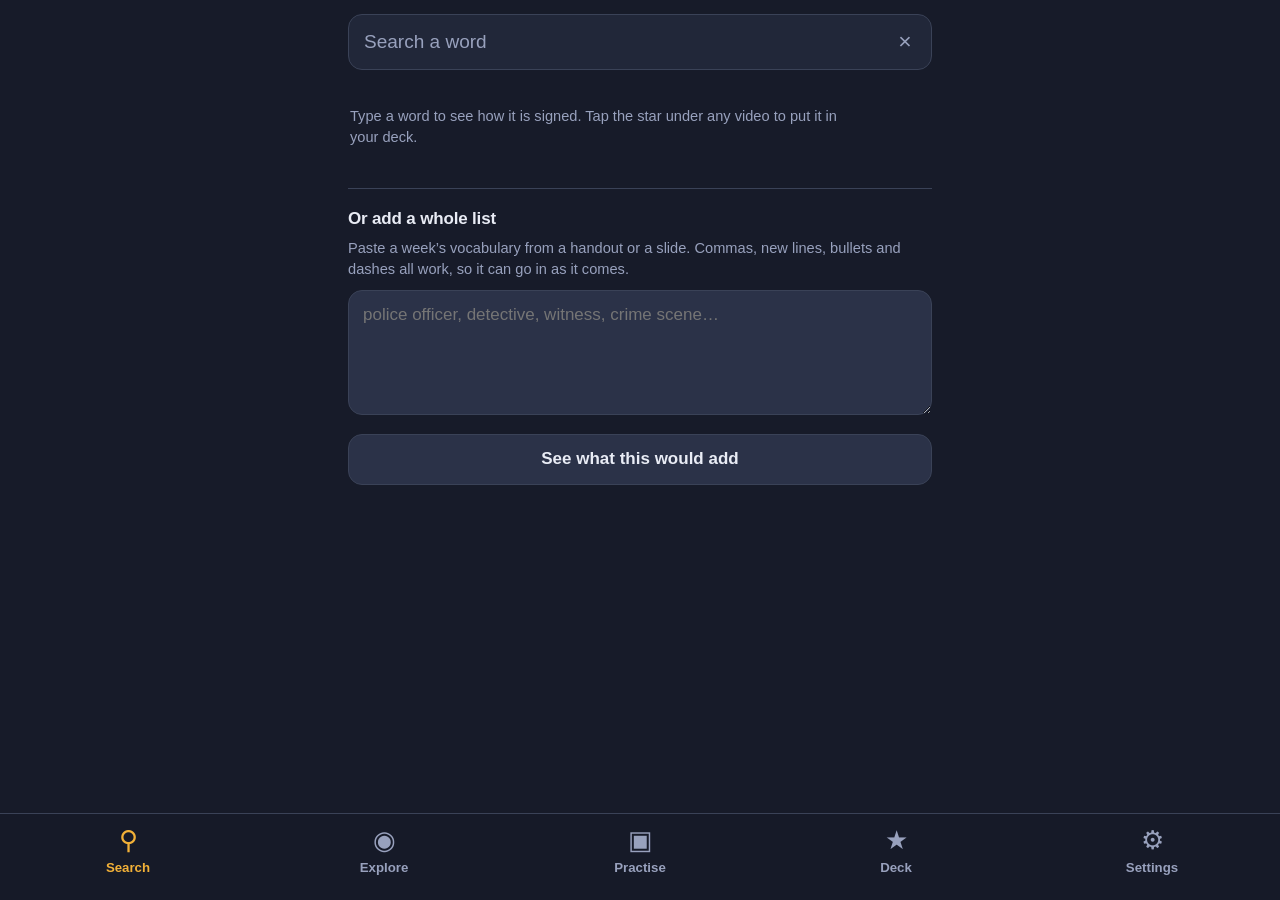
<file: index.html>
<!DOCTYPE html>
<html lang="en-GB">
<head>
<meta charset="utf-8">
<meta name="viewport" content="width=device-width, initial-scale=1, viewport-fit=cover, maximum-scale=1">
<title>Sign Cards</title>
<meta name="description" content="Flashcards for learning British Sign Language.">
<meta name="theme-color" content="#171B29">
<meta name="apple-mobile-web-app-capable" content="yes">
<meta name="apple-mobile-web-app-status-bar-style" content="black-translucent">
<meta name="apple-mobile-web-app-title" content="Sign Cards">
<link rel="manifest" href="./manifest.webmanifest">
<link rel="apple-touch-icon" href="./icons/icon-192.png">
<link rel="icon" href="./icons/icon-192.png">
<link rel="stylesheet" href="./styles.css">
</head>
<body>

<main id="screens">

  <!-- ============ SEARCH ============ -->
  <section id="screen-search" class="screen">
    <div class="searchbar">
      <input id="q" type="search" inputmode="search" autocapitalize="off" autocorrect="off"
             spellcheck="false" placeholder="Search a word" aria-label="Search for a word">
      <button id="q-clear" class="clear" type="button" aria-label="Clear search" hidden>&times;</button>
    </div>
    <div id="search-results" class="results"></div>
    <div id="word-view" class="word-view" hidden></div>
  </section>

  <!-- ============ EXPLORE ============ -->
  <section id="screen-explore" class="screen" hidden>
    <div class="browsebar">
      <select id="explore-cat" class="catselect" aria-label="Filter by category"></select>
      <div class="browse">
        <button id="explore-prev" class="step" type="button" aria-label="Previous word">&#8249;</button>
        <div class="orderswitch" role="group" aria-label="Browsing order">
          <button id="order-az" class="order is-on" type="button">A&ndash;Z</button>
          <button id="order-random" class="order" type="button">Random</button>
        </div>
        <button id="explore-next" class="step" type="button" aria-label="Next word">&#8250;</button>
      </div>
      <p id="explore-pos" class="explore-pos"></p>
    </div>
    <div id="explore-word" class="word-view"></div>
  </section>

  <!-- ============ PRACTISE ============ -->
  <section id="screen-practise" class="screen" hidden>
    <select id="practise-cat" class="catselect filterselect" aria-label="Practise only this category"></select>
    <div class="modeswitch" role="group" aria-label="Practice mode">
      <button id="mode-productive" class="mode is-on" type="button">English first</button>
      <button id="mode-receptive" class="mode" type="button">Sign first</button>
    </div>
    <div id="practice-body" class="practice"></div>
  </section>

  <!-- ============ DECK ============ -->
  <section id="screen-deck" class="screen" hidden>
    <div class="deckhead">
      <header class="head">
        <h1>Your deck</h1>
        <p id="deck-count" class="muted"></p>
      </header>
      <select id="deck-cat" class="catselect filterselect" aria-label="Filter your deck by category"></select>
      <div class="orderswitch deck-sort" role="group" aria-label="Sort order">
        <button id="sort-shaky" class="order is-on" type="button">Shakiest first</button>
        <button id="sort-alpha" class="order" type="button">A&ndash;Z</button>
      </div>
    </div>
    <nav id="deck-index" class="azstrip" aria-label="Jump to a letter" hidden></nav>
    <div id="deck-list" class="deck"></div>
  </section>

  <!-- ============ MORE ============ -->
  <section id="screen-more" class="screen" hidden>
    <header class="head"><h1>Settings</h1></header>
    <div class="stack">
      <div class="panel">
        <h2>Back up your progress</h2>
        <p class="muted">Your deck and scores live on this phone only. Save a copy now and then.</p>
        <p id="store-status" class="muted">Checking&hellip;</p>
        <button id="btn-export" class="btn btn-save" type="button">Save a backup</button>
      </div>

      <div class="panel">
        <h2>Class account</h2>
        <label class="switch">
          <span>Class features</span>
          <input id="acct-on" type="checkbox">
          <i aria-hidden="true"></i>
        </label>
        <p class="muted" id="acct-note">Off. Turn this on to sign in and share clips with the class.
          Everything else in the app works the same either way.</p>
        <div id="acct-out">
          <label class="field"><span>Email</span>
            <input id="acct-email" type="email" autocomplete="username" inputmode="email"
                   autocapitalize="none" spellcheck="false" disabled></label>
          <label class="field"><span>Password</span>
            <input id="acct-pass" type="password" autocomplete="current-password" disabled></label>
          <label class="field"><span>Name shown on your clips</span>
            <input id="acct-name" type="text" autocomplete="name" disabled></label>
          <button id="btn-signin" class="btn" type="button" disabled>Sign in</button>
        </div>
        <div id="acct-in" hidden>
          <p id="acct-who"></p>
          <button id="btn-signout" class="btn btn-quiet" type="button">Sign out</button>
        </div>
      </div>

      <div class="panel readme">
        <h2>Readme</h2>
        <p>I hope you like Signcards my BSL flashcards app. Two things to know:</p>
        <ol>
          <li><b>Algorithm</b> &mdash; just trust the algorithm, it is your friend. It works like this.
            All new cards are shown to you first every session, then ones added recently mixed
            with others. In the learning phase, every time you say &ldquo;yes&rdquo; the card moves
            up a box and it is shown to you less frequently. Every time you say &ldquo;no&rdquo; it
            goes back to box 1 and you see it most days. Eventually, after 7 correct answers, it
            goes in box 8 and goes quiet for a couple of months. Importantly, all cards stay in
            your deck so you can practise them.</li>
          <li><b>User content</b> &mdash; you can add your own and this is stored separately and
            <b>not</b> on the SignBSL website. Only those in your small group can see the user
            content. If you mess it up, no worries. Better a badly signed word than no sign at
            all!</li>
        </ol>
      </div>

      <div class="panel">
        <h2>Your lesson day</h2>
        <p class="muted">Practise can be narrowed to what you have starred since a lesson.
          Tell it which evening yours is on.</p>
        <label class="field"><span class="sr-only">Lesson day</span>
          <select id="lesson-day" class="catselect" aria-label="Lesson day"></select></label>
      </div>

      <div class="panel">
        <h2>Dictionary</h2>
        <p id="idx-status" class="muted">Checking…</p>
      </div>

      <!-- Shut by default, and shut again every time you come back to Settings,
           so none of this is one stray tap away. -->
      <details class="care">
        <summary>These change your deck</summary>
        <div class="stack care-body">

          <div class="panel">
            <h2>Restore a backup</h2>
            <p class="muted">Reads a file you saved earlier. You are shown exactly what it would
              change before anything is written.</p>
            <button id="btn-import" class="btn" type="button">Choose a backup file</button>
            <input id="file-import" type="file" accept="application/json,.json" hidden>
          </div>

          <div class="panel plan" id="restore-plan" hidden>
            <h2 id="plan-title">Restore this backup?</h2>
            <p id="plan-summary"></p>
            <ul id="plan-examples" class="muted"></ul>
            <button id="plan-merge" class="btn btn-save" type="button">Merge &mdash; keep whichever is further on</button>
            <button id="plan-replace" class="btn btn-danger" type="button">Replace everything</button>
            <button id="plan-cancel" class="btn btn-quiet" type="button">Cancel</button>
          </div>

          <div class="panel">
            <h2>Starter deck</h2>
            <p class="muted">Around sixty everyday words to get going. Adding it again skips anything
              already in your deck.</p>
            <button id="btn-starter" class="btn" type="button">Add the starter deck</button>
          </div>

          <div class="panel">
            <h2>Reset all scores</h2>
            <p class="muted">Clears how well you know each card. Keeps the cards themselves.</p>
            <button id="btn-reset" class="btn btn-danger" type="button">Reset all scores</button>
          </div>

          <div class="panel" id="undo-panel" hidden>
            <h2>Undo</h2>
            <p class="muted" id="undo-what"></p>
            <button id="btn-undo" class="btn btn-save" type="button">Undo that</button>
          </div>

        </div>
      </details>

      <p id="app-version" class="credit"></p>

      <p class="credit">Words and videos come from <a href="https://www.signbsl.com/" target="_blank" rel="noopener">signbsl.com</a>,
      which gathers them from the BSL community. Each video names its contributor. This app just plays them &mdash;
      please support the original site.</p>
    </div>
  </section>

</main>

<nav id="tabs" class="tabs" aria-label="Sections">
  <button class="tab is-on" data-screen="search" type="button"><span class="ico" aria-hidden="true">&#9906;</span>Search</button>
  <button class="tab" data-screen="explore" type="button"><span class="ico" aria-hidden="true">&#9673;</span>Explore</button>
  <button class="tab" data-screen="practise" type="button"><span class="ico" aria-hidden="true">&#9635;</span>Practise</button>
  <button class="tab" data-screen="deck" type="button"><span class="ico" aria-hidden="true">&#9733;</span>Deck</button>
  <button class="tab" data-screen="more" type="button"><span class="ico" aria-hidden="true">&#9881;</span>Settings</button>
</nav>

<div id="toast" class="toast" hidden></div>

<script src="./app.js"></script>
<!-- Class features. A module, so a failure to load or a throw inside it cannot
     touch app.js above: search, practise and your deck carry on regardless.
     It fetches nothing until the switch in Settings is turned on. -->
<script type="module" src="./collab.js"></script>
</body>
</html>
</file>
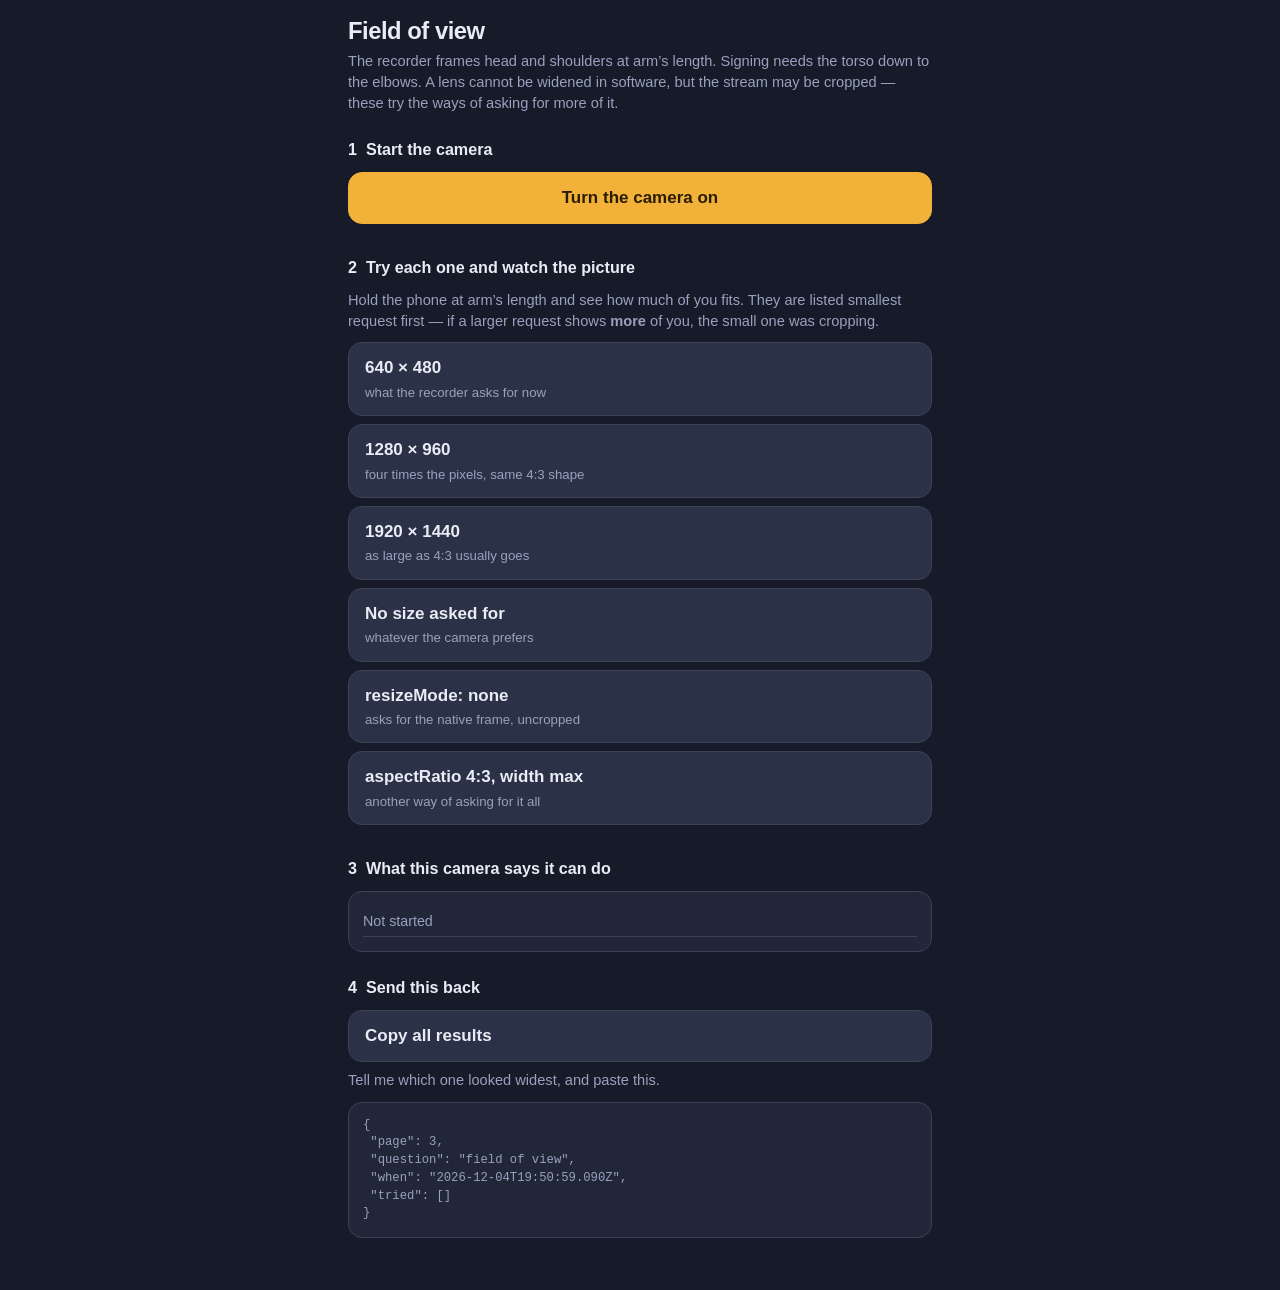
<file: camera-test.html>
<!doctype html>
<html lang="en">
<head>
<meta charset="utf-8">
<meta name="viewport" content="width=device-width,initial-scale=1,viewport-fit=cover">
<meta name="theme-color" content="#171B29">
<meta name="apple-mobile-web-app-capable" content="yes">
<meta name="apple-mobile-web-app-status-bar-style" content="black-translucent">
<meta name="apple-mobile-web-app-title" content="Camera test">
<title>Sign Cards &mdash; field of view test</title>
<!-- Throwaway. Not part of the app: nothing in index.html loads it, it is not
     in the service worker's SHELL, and app.js does not know it exists.

     Rounds 1 and 2 settled the recording itself: the camera works in the
     installed app, records mp4, 4:3 landscape at 640x480, and 500 kbps gives
     about 354 KB for three seconds.

     Round 3 asks one question only. The recorder frames head and shoulders at
     arm's length, and signing needs the torso down to the elbows - roughly
     twice the field of view. A lens cannot be widened in software, but three
     things might still be hiding some of it:

       1. iOS sometimes derives a small stream by CROPPING the sensor rather
          than scaling it, so a larger request may be wider
       2. resizeMode 'none' asks for the native frame with no crop or scale
       3. zoom may be adjustable - getCapabilities will say

     Nothing is recorded here. Watch the live preview and judge which is
     widest. -->
<style>
:root{
  --bg:#171b29; --surface:#212739; --surface-2:#2b3248; --line:#3a4257;
  --text:#e9ecf5; --muted:#98a1bd; --accent:#f2b138; --yes:#37b87c; --no:#e2564f;
  --r:14px; font-size:17px;
}
*{box-sizing:border-box;-webkit-tap-highlight-color:transparent}
html,body{margin:0;min-height:100%}
body{
  background:var(--bg);color:var(--text);line-height:1.45;
  font-family:-apple-system,BlinkMacSystemFont,"Segoe UI",Roboto,Helvetica,Arial,sans-serif;
  -webkit-font-smoothing:antialiased;
  padding:calc(env(safe-area-inset-top) + 14px) 18px calc(env(safe-area-inset-bottom) + 40px);
  max-width:620px;margin:0 auto;
}
h1{font-size:1.4rem;font-weight:650;letter-spacing:-.02em;margin:0 0 2px}
h2{font-size:.95rem;font-weight:620;margin:24px 0 10px}
p{margin:0 0 10px}
.muted{color:var(--muted);font-size:.86rem}
.panel{background:var(--surface);border:1px solid var(--line);border-radius:var(--r);padding:14px;margin-bottom:12px}
button{
  appearance:none;border:1px solid var(--line);border-radius:var(--r);background:var(--surface-2);
  color:var(--text);font:inherit;font-weight:560;padding:13px 16px;cursor:pointer;
  width:100%;margin-bottom:8px;min-height:50px;text-align:left;
}
button.go{background:var(--accent);border-color:var(--accent);color:#2a1d02;text-align:center}
button.on{border-color:var(--accent);box-shadow:inset 0 0 0 1px var(--accent)}
button small{display:block;font-weight:400;font-size:.78rem;color:var(--muted);margin-top:2px}
button.on small{color:#c9a15a}
/* No border-radius, no overflow clipping, no fixed ancestor around the video -
   all three have caused trouble on iOS in this project. */
.stage{position:relative;width:100%;aspect-ratio:4/3;background:#000;margin-bottom:12px}
.stage video{width:100%;height:100%;object-fit:contain;display:block;background:#000}
table{width:100%;border-collapse:collapse;font-size:.84rem}
td{padding:5px 0;border-bottom:1px solid var(--line);vertical-align:top}
td:first-child{color:var(--muted);padding-right:12px;white-space:nowrap}
td:last-child{text-align:right;font-variant-numeric:tabular-nums;word-break:break-word}
.ok{color:var(--yes)} .bad{color:var(--no)} .warn{color:var(--accent)}
pre{white-space:pre-wrap;word-break:break-all;font-size:.72rem;color:var(--muted);margin:0}
[hidden]{display:none !important}
</style>
</head>
<body>

<h1>Field of view</h1>
<p class="muted">The recorder frames head and shoulders at arm&rsquo;s length. Signing needs the torso
down to the elbows. A lens cannot be widened in software, but the stream may be cropped &mdash; these
try the ways of asking for more of it.</p>

<h2>1 &nbsp;Start the camera</h2>
<button class="go" id="start">Turn the camera on</button>

<p class="muted" id="say" hidden></p>
<div class="stage" id="stage" hidden><video id="pv" playsinline webkit-playsinline muted></video></div>

<h2>2 &nbsp;Try each one and watch the picture</h2>
<p class="muted">Hold the phone at arm&rsquo;s length and see how much of you fits. They are listed
smallest request first &mdash; if a larger request shows <b>more</b> of you, the small one was cropping.</p>
<div id="modes"></div>

<h2>3 &nbsp;What this camera says it can do</h2>
<div class="panel"><table id="caps"><tr><td>Not started</td><td></td></tr></table></div>

<h2>4 &nbsp;Send this back</h2>
<button id="copy">Copy all results</button>
<p class="muted">Tell me which one looked widest, and paste this.</p>
<div class="panel"><pre id="dump">{}</pre></div>

<script>
(function () {
  'use strict';

  var results = { page: 3, question: 'field of view', when: new Date().toISOString(), tried: [] };
  function $(s) { return document.querySelector(s); }
  function dump() { $('#dump').textContent = JSON.stringify(results, null, 1); }

  var MODES = [
    { id: '640',   label: '640 × 480',   note: 'what the recorder asks for now',
      c: { width: { ideal: 640 },  height: { ideal: 480 } } },
    { id: '1280',  label: '1280 × 960',  note: 'four times the pixels, same 4:3 shape',
      c: { width: { ideal: 1280 }, height: { ideal: 960 } } },
    { id: '1920',  label: '1920 × 1440', note: 'as large as 4:3 usually goes',
      c: { width: { ideal: 1920 }, height: { ideal: 1440 } } },
    { id: 'native', label: 'No size asked for', note: 'whatever the camera prefers',
      c: {} },
    { id: 'noresize', label: 'resizeMode: none', note: 'asks for the native frame, uncropped',
      c: { width: { ideal: 1280 }, height: { ideal: 960 }, resizeMode: 'none' } },
    { id: 'wide', label: 'aspectRatio 4:3, width max', note: 'another way of asking for it all',
      c: { aspectRatio: { ideal: 4 / 3 }, width: { ideal: 4096 } } }
  ];

  var stream = null, track = null, current = null;

  function stop() {
    if (stream) { stream.getTracks().forEach(function (t) { t.stop(); }); stream = null; track = null; }
  }
  window.addEventListener('pagehide', stop);
  document.addEventListener('visibilitychange', function () {
    if (document.visibilityState === 'hidden') stop();
  });

  function rows(el, pairs) {
    el.innerHTML = '';
    pairs.forEach(function (p) {
      var tr = el.insertRow();
      tr.insertCell().textContent = p[0];
      tr.insertCell().innerHTML = p[1];
    });
  }

  function showCaps() {
    if (!track) return;
    var caps = track.getCapabilities ? track.getCapabilities() : {};
    var set = track.getSettings ? track.getSettings() : {};
    results.capabilities = caps;
    results.settings = set;

    var list = [
      ['Giving now', (set.width || '?') + ' × ' + (set.height || '?')
        + (set.frameRate ? ' @' + Math.round(set.frameRate) : '')],
      ['Widest it offers', caps.width && caps.width.max
        ? caps.width.max + ' × ' + (caps.height && caps.height.max)
        : '<span class="muted">not reported</span>'],
      ['Zoom', caps.zoom
        ? '<span class="ok">yes &mdash; ' + caps.zoom.min + ' to ' + caps.zoom.max + '</span>'
        : '<span class="warn">not adjustable</span>'],
      ['resizeMode', caps.resizeMode
        ? caps.resizeMode.join(', ')
        : '<span class="muted">not reported</span>'],
      ['Field of view', caps.focalLength || caps.fieldOfView
        ? String(caps.fieldOfView || caps.focalLength)
        : '<span class="muted">not reported</span>']
    ];
    rows($('#caps'), list);

    /* If zoom is adjustable at all, offer the widest it will go. */
    if (caps.zoom && caps.zoom.min < 1 && !document.getElementById('zoomout')) {
      var b = document.createElement('button');
      b.id = 'zoomout';
      b.innerHTML = 'Zoom right out (' + caps.zoom.min + ')<small>only offered because this camera says it can</small>';
      b.addEventListener('click', function () {
        track.applyConstraints({ advanced: [{ zoom: caps.zoom.min }] })
          .then(function () { showCaps(); }, function (e) {
            var say = $('#say');
            say.innerHTML = '<span class="bad">Zoom refused: ' + e.name + '</span>';
            say.hidden = false;
          });
      });
      $('#modes').appendChild(b);
    }
    dump();
  }

  async function use(mode) {
    stop();
    var v = { facingMode: 'user' };
    for (var k in mode.c) v[k] = mode.c[k];
    try {
      stream = await navigator.mediaDevices.getUserMedia({ video: v, audio: false });
    } catch (e) {
      /* On the page rather than in an alert: a modal blocks everything and
         tells you nothing you can paste back. */
      var say = $('#say');
      say.innerHTML = '<span class="bad">' + mode.label + ' was refused: '
        + e.name + ' — ' + e.message + '</span>';
      say.hidden = false;
      results.tried.push({ mode: mode.id, asked: mode.c, error: e.name + ': ' + e.message });
      dump();
      return;
    }
    track = stream.getVideoTracks()[0];
    $('#stage').hidden = false;
    $('#pv').srcObject = stream;
    try { await $('#pv').play(); } catch (e) { /* frames still arrive */ }

    $('#say').hidden = true;
    current = mode.id;
    [].forEach.call(document.querySelectorAll('#modes button[data-id]'), function (b) {
      b.classList.toggle('on', b.dataset.id === mode.id);
    });

    await new Promise(function (r) { setTimeout(r, 400); });
    var set = track.getSettings ? track.getSettings() : {};
    var row = { mode: mode.id, asked: mode.c, got: set.width + 'x' + set.height,
                frameRate: set.frameRate ? Math.round(set.frameRate) : null,
                videoEl: $('#pv').videoWidth + 'x' + $('#pv').videoHeight };
    results.tried = results.tried.filter(function (r2) { return r2.mode !== mode.id; });
    results.tried.push(row);
    showCaps();
  }

  MODES.forEach(function (m) {
    var b = document.createElement('button');
    b.dataset.id = m.id;
    b.innerHTML = m.label + '<small>' + m.note + '</small>';
    b.addEventListener('click', function () { use(m); });
    $('#modes').appendChild(b);
  });

  $('#start').addEventListener('click', function () { use(MODES[0]); });

  $('#copy').addEventListener('click', function () {
    var text = JSON.stringify(results, null, 1);
    var done = function () { $('#copy').textContent = 'Copied — paste it into the chat'; };
    if (navigator.clipboard && navigator.clipboard.writeText) {
      navigator.clipboard.writeText(text).then(done, function () { window.prompt('Copy this:', text); });
    } else { window.prompt('Copy this:', text); }
  });

  dump();
}());
</script>
</body>
</html>
</file>
<file: styles.css>
:root{
  --bg:#171b29;
  --surface:#212739;
  --surface-2:#2b3248;
  --line:#3a4257;
  --text:#e9ecf5;
  --muted:#98a1bd;
  --accent:#f2b138;
  --yes:#37b87c;
  --no:#e2564f;
  --pad:18px;
  --tabh:78px;
  --safe-b:max(env(safe-area-inset-bottom),8px);
  --r:14px;
  font-size:17px;
}

*{box-sizing:border-box;-webkit-tap-highlight-color:transparent}

html,body{margin:0;min-height:100%}

body{
  background:var(--bg);
  color:var(--text);
  font-family:-apple-system,BlinkMacSystemFont,"Segoe UI",Roboto,Helvetica,Arial,sans-serif;
  line-height:1.45;
  -webkit-font-smoothing:antialiased;
  overscroll-behavior-y:none;
  min-height:100dvh;
}

#screens{
  min-height:100%;
  padding:calc(env(safe-area-inset-top) + 10px) var(--pad)
          calc(var(--tabh) + var(--safe-b) + 24px);
  max-width:620px;
  margin:0 auto;
}

h1{font-size:1.5rem;font-weight:650;letter-spacing:-0.02em;margin:0}
h2{font-size:1rem;font-weight:620;letter-spacing:-0.01em;margin:0 0 4px}
p{margin:0}
a{color:var(--accent)}

.muted{color:var(--muted);font-size:.86rem}
.head{margin:6px 0 16px}
.stack{display:flex;flex-direction:column;gap:14px}
.row{display:flex;gap:10px;flex-wrap:wrap;margin-top:12px}

/* ---------- buttons ---------- */
.btn{
  appearance:none;border:1px solid var(--line);background:var(--surface-2);
  color:var(--text);font:inherit;font-weight:560;
  padding:12px 16px;border-radius:var(--r);cursor:pointer;flex:1 1 auto;min-height:48px;
}
.btn:active{background:var(--line)}
.btn-quiet{background:transparent;color:var(--muted)}
/* The one button on the settings screen that can only ever help you, so it
   should look unlike the ones that can take something away. */
.btn-save{background:var(--yes);border-color:var(--yes);color:#08210f;width:100%;flex:none}
.btn-save:active{background:#2fa36c}
.btn-danger{border-color:var(--no);color:var(--no);background:transparent;width:100%;flex:none}
.btn-danger:active{background:rgba(226,86,79,.15)}
.btn-danger.armed{background:var(--no);color:#fff}

/* ---------- settings ---------- */
.field{display:block;margin-bottom:12px}
.field > span{display:block;font-size:.78rem;font-weight:600;color:var(--muted);margin-bottom:5px}
.field input{
  width:100%;appearance:none;border:1px solid var(--line);background:var(--surface-2);
  color:var(--text);font:inherit;padding:12px 14px;border-radius:var(--r);
}
/* Dashed and faded, so a field that cannot be typed into does not look like one
   that can. The panel says why; this stops anyone tapping to find out. */
.field input:disabled{opacity:.45;border-style:dashed}
#acct-out .btn:disabled{opacity:.45;border-style:dashed}
#acct-out .btn{width:100%;flex:none}
#btn-signout{width:100%;flex:none;margin-top:4px}

/* A plain checkbox wearing a switch. Native underneath, so it is keyboard
   reachable and announced correctly without any script. */
.switch{display:flex;align-items:center;gap:12px;cursor:pointer;margin-bottom:10px}
.switch > span{flex:1;font-weight:600;font-size:.95rem}
.switch input{position:absolute;opacity:0;width:0;height:0}
.switch i{
  flex:none;width:48px;height:29px;border-radius:999px;background:var(--surface-2);
  border:1px solid var(--line);position:relative;transition:background .15s;
}
.switch i::after{
  content:'';position:absolute;top:3px;left:3px;width:21px;height:21px;border-radius:50%;
  background:var(--muted);transition:transform .15s,background .15s;
}
.switch input:checked + i{background:var(--yes);border-color:var(--yes)}
.switch input:checked + i::after{transform:translateX(19px);background:#fff}
.switch input:focus-visible + i{outline:2px solid var(--accent);outline-offset:2px}

/* Everything that can take progress away lives behind this. */
.care{border:1px solid var(--line);border-radius:var(--r);background:var(--surface)}
.care > summary{
  padding:16px;font-weight:620;cursor:pointer;list-style:none;color:var(--muted);
  display:flex;align-items:center;gap:9px;
}
.care > summary::-webkit-details-marker{display:none}
.care > summary::before{content:'\25B8';font-size:.9em;transition:transform .15s}
.care[open] > summary::before{transform:rotate(90deg)}
.care[open] > summary{color:var(--text);border-bottom:1px solid var(--line)}
.care-body{padding:14px}
.care-body .panel{background:var(--surface-2)}
.care-body .btn + .btn{margin-top:8px}
.plan #plan-summary{font-size:.92rem;margin-bottom:8px}
.plan .warnbad{color:var(--no)}
.plan ul{margin:0 0 12px;padding-left:20px;font-size:.84rem}
.plan li{margin-bottom:3px}
button:focus-visible,input:focus-visible,a:focus-visible{outline:2px solid var(--accent);outline-offset:2px}

/* ---------- tabs ---------- */
.tabs{
  position:fixed;left:0;right:0;bottom:0;z-index:20;
  display:flex;background:rgba(23,27,41,.96);backdrop-filter:blur(14px);
  border-top:1px solid var(--line);
  padding-bottom:var(--safe-b);
}
.tab{
  flex:1;appearance:none;background:none;border:0;color:var(--muted);
  font:inherit;font-size:.78rem;font-weight:560;padding:13px 0 11px;
  display:flex;flex-direction:column;align-items:center;gap:5px;cursor:pointer;min-height:var(--tabh);
}
.tab .ico{font-size:1.55rem;line-height:1}
.tab.is-on{color:var(--accent)}

/* ---------- search ---------- */
.searchbar{position:sticky;top:env(safe-area-inset-top);z-index:5;background:var(--bg);padding:4px 0 10px}
/* Covers the strip above the bar once it is stuck, so results cannot show
   through the safe area and the page's own top padding. */
.searchbar::before{
  content:'';position:absolute;left:0;right:0;bottom:100%;
  height:calc(env(safe-area-inset-top) + 10px);background:var(--bg);
}
#q{
  width:100%;appearance:none;border:1px solid var(--line);background:var(--surface);
  color:var(--text);font:inherit;font-size:1.12rem;padding:13px 46px 13px 15px;border-radius:var(--r);
}
#q::placeholder{color:var(--muted)}
#q::-webkit-search-cancel-button{-webkit-appearance:none;display:none}
.clear{
  position:absolute;right:6px;top:4px;bottom:10px;width:42px;
  appearance:none;border:0;background:none;color:var(--muted);
  font-size:1.35rem;line-height:1;cursor:pointer;display:grid;place-items:center;
}

.results{display:flex;flex-direction:column}
.result{
  appearance:none;width:100%;text-align:left;background:none;border:0;border-bottom:1px solid var(--line);
  color:var(--text);font:inherit;font-size:1rem;padding:14px 2px;cursor:pointer;display:flex;
  justify-content:space-between;align-items:baseline;gap:10px;
}
.result span{color:var(--muted);font-size:.78rem;flex:none}
/* Also targets the inner span, which .result span would otherwise grey out. */
.result .indeck,.result .indeck span{color:var(--accent);font-size:.95rem;line-height:1}
.headword .indeck{color:var(--accent);font-size:.5em;margin-left:.3em;vertical-align:middle}
.sr-only{
  position:absolute;width:1px;height:1px;padding:0;margin:-1px;
  overflow:hidden;clip:rect(0 0 0 0);white-space:nowrap;border:0;
}
.hint{color:var(--muted);font-size:.86rem;padding:26px 2px;max-width:34em}

/* The paste box on the empty search screen. A rule above it, because it is a
   second way of using this tab rather than more of the hint. */
.paste{margin-top:14px;padding-top:18px;border-top:1px solid var(--line)}
.paste h2{font-size:1rem;font-weight:620;margin:0 0 6px}
.paste p.muted{margin:0 0 10px}
.paste .btn{width:100%}
.bulk-plan{margin-top:16px}
.bulk-plan h2{font-size:1rem;font-weight:620;margin:0 0 6px}
.bulk-plan ul{margin-top:12px}
.sr-only{position:absolute;width:1px;height:1px;overflow:hidden;clip:rect(0 0 0 0);white-space:nowrap}

/* ---------- explore ---------- */
/* The controls stay put while the word scrolls, so stepping through a category
   never means scrolling back up to reach the arrows. */
.browsebar{
  position:sticky;top:env(safe-area-inset-top);z-index:5;
  background:var(--bg);padding:4px 0 10px;
}
.browsebar::before{
  content:'';position:absolute;left:0;right:0;bottom:100%;
  height:calc(env(safe-area-inset-top) + 10px);background:var(--bg);
}
.catselect{
  width:100%;appearance:none;-webkit-appearance:none;
  border:1px solid var(--line);background:var(--surface);color:var(--text);
  font:inherit;font-size:.95rem;padding:13px 40px 13px 15px;border-radius:var(--r);
  /* One line, always. With appearance:none this is an ordinary block and the
     default white-space lets a long name wrap onto a second, which pushes the
     control taller than everything beside it. It does not show at the sizes a
     desktop emulator uses; it shows on a phone with the system text scaled up,
     which is where it matters. Truncating is the lesser fault - the heading
     above already says what the list is. */
  white-space:nowrap;overflow:hidden;text-overflow:ellipsis;
  text-align:left;
  background-image:url("data:image/svg+xml,%3Csvg xmlns='http://www.w3.org/2000/svg' viewBox='0 0 12 8'%3E%3Cpath d='M1 1l5 5 5-5' fill='none' stroke='%2398a1bd' stroke-width='2' stroke-linecap='round'/%3E%3C/svg%3E");
  background-repeat:no-repeat;background-position:right 15px center;background-size:12px 8px;
}
/* Group headings in a category list. A browser's own optgroup style is grey
   and usually italic, which against this background looks disabled rather
   than like a heading. iOS draws its own picker and ignores most of this,
   which is why the labels are capitalised in the markup as well. */
.catselect optgroup{
  color:var(--text);background:var(--surface-2);
  font-weight:700;font-style:normal;font-size:.82rem;letter-spacing:.06em;
}
/* Left, not centred. iOS centres the rows in the wheel it draws for itself,
   which wastes the width a long name needs and makes the leading spaces on a
   grouped option count for nothing. Whether it listens is another matter -
   it ignored the colour and the weight - but alignment is the one thing left
   to ask for, since everything else here is already as short as it goes. */
.catselect option{
  color:var(--text);background:var(--surface);font-weight:400;letter-spacing:0;
  text-align:left;
}
.catselect optgroup{text-align:left}

.browse{display:flex;align-items:stretch;gap:10px;margin-top:10px}
.step{
  flex:none;width:66px;appearance:none;border:1px solid var(--line);
  background:var(--surface-2);color:var(--text);font:inherit;font-size:1.5rem;line-height:1;
  border-radius:var(--r);cursor:pointer;min-height:52px;
}
.step:active{background:var(--line)}
.step:disabled{opacity:.35}
.orderswitch{flex:1;display:flex;gap:6px;background:var(--surface);border-radius:var(--r);padding:4px}
.order{
  flex:1;appearance:none;border:0;background:none;color:var(--muted);font:inherit;
  font-size:.86rem;font-weight:560;padding:8px 6px;border-radius:10px;cursor:pointer;
}
.order.is-on{background:var(--surface-2);color:var(--text)}
.explore-pos{color:var(--muted);font-size:.78rem;text-align:center;margin:8px 0 0}

/* the same select and segmented control, filtering practise and the deck */
.filterselect{margin-bottom:12px}
.deck-sort{margin-bottom:16px}

/* ---------- word view ---------- */
/* Leave room for the sticky search bar when the word is scrolled to the top,
   otherwise the headword lands underneath it. */
.word-view{padding-bottom:10px;scroll-margin-top:calc(env(safe-area-inset-top) + 78px)}
.back{
  appearance:none;background:none;border:0;color:var(--accent);font:inherit;font-weight:560;
  padding:6px 0;margin-bottom:8px;cursor:pointer;
}
.headword{font-size:2.1rem;font-weight:680;letter-spacing:-0.03em;margin:0 0 2px}
.sense{margin-top:22px}
.sense .def{color:var(--muted);font-size:.9rem;margin-bottom:12px;max-width:40em}
.clip{background:var(--surface);border:1px solid var(--line);border-radius:var(--r);overflow:hidden;margin-bottom:14px}
.vid{position:relative;display:block;background:#000}
/* Reserve 4:3 until the clip reports its real shape. Without this a video is
   150px tall until its metadata arrives and then jumps to full height, and on
   iOS that growth makes the browser re-anchor the scroll, which pushes the
   headword off the top of the screen. "auto" keeps the real ratio once known. */
.vid video{display:block;width:100%;background:#000;max-height:62vh;aspect-ratio:auto 4 / 3}
.playpause{
  position:absolute;inset:0;appearance:none;border:0;background:none;cursor:pointer;
  display:grid;place-items:center;
}
.playpause::before,.playpause::after{grid-area:1/1;transition:opacity .18s ease}
.playpause::before{
  content:'';width:64px;height:64px;border-radius:50%;
  background:rgba(12,15,24,.55);border:1px solid rgba(255,255,255,.28);
}
.playpause::after{
  content:'';margin-left:5px;
  border-style:solid;border-width:11px 0 11px 18px;
  border-color:transparent transparent transparent #fff;
}
.vid.is-playing .playpause::before,.vid.is-playing .playpause::after{opacity:0}
.clipbar{display:flex;align-items:center;gap:10px;padding:10px 12px}
.clipbar .who{flex:1;min-width:0;font-size:.78rem;color:var(--muted);overflow:hidden;text-overflow:ellipsis;white-space:nowrap}
.speed{
  appearance:none;border:1px solid var(--line);background:none;color:var(--muted);
  font:inherit;font-size:.74rem;font-weight:560;padding:5px 9px;border-radius:9px;cursor:pointer;
}
.speed.is-on{color:var(--bg);background:var(--accent);border-color:var(--accent)}
.star{
  appearance:none;border:0;background:none;color:var(--line);font-size:1.4rem;line-height:1;
  padding:4px 2px;cursor:pointer;
}
.star.is-on{color:var(--accent)}

/* ---------- practise ---------- */
.modeswitch{display:flex;gap:6px;background:var(--surface);border-radius:var(--r);padding:4px;margin-bottom:22px}
.mode{
  flex:1;appearance:none;border:0;background:none;color:var(--muted);font:inherit;font-size:.86rem;
  font-weight:560;padding:9px 6px;border-radius:10px;cursor:pointer;
}
.mode.is-on{background:var(--surface-2);color:var(--text)}

.practice{display:flex;flex-direction:column;gap:18px}
.prompt{
  min-height:38vh;display:flex;flex-direction:column;align-items:center;justify-content:center;
  text-align:center;gap:8px;
}
.prompt .word{font-size:2.6rem;font-weight:680;letter-spacing:-0.035em;line-height:1.1}
.prompt .def{color:var(--muted);font-size:.88rem;max-width:26em}
.prompt .veil{color:var(--muted);font-size:.9rem}
.answers{display:flex;gap:12px}
.big{
  flex:1;appearance:none;border:0;border-radius:var(--r);font:inherit;font-weight:620;
  padding:17px 10px;min-height:56px;cursor:pointer;color:#12161f;
}
.big-reveal{background:var(--surface-2);color:var(--text);border:1px solid var(--line);width:100%}
.big-no{background:var(--no);color:#fff}
.big-yes{background:var(--yes);color:#08210f}
/* Well clear of the two answer buttons. They are 56px and the thumb is
   already heading for one of them; a full-width button hard underneath would
   be caught by mistake, which is the same trap the add-a-word button fell
   into at four pixels from the last search result. */
.see-alts{width:100%;margin-top:22px}

.progress{color:var(--muted);font-size:.78rem;text-align:center}

/* ---------- deck ---------- */
.deck{display:flex;flex-direction:column}
.card-row{display:flex;align-items:center;gap:12px;padding:13px 2px;border-bottom:1px solid var(--line)}
.card-row .w{flex:1;min-width:0}
.card-row .w b{font-weight:600;display:block;overflow:hidden;text-overflow:ellipsis;white-space:nowrap}
.card-row .w small{color:var(--muted);font-size:.74rem}
.pips{display:flex;gap:3px;flex:none}
.pip{width:7px;height:7px;border-radius:50%;background:var(--line)}
.pip.on{background:var(--accent)}
.drop{
  appearance:none;border:0;background:none;color:var(--muted);font:inherit;font-size:1.2rem;
  padding:4px 6px;cursor:pointer;flex:none;
}

/* The title, count, topic filter and sort switch hold their place while the
   cards scroll underneath. top: matches where the block already sits, so it
   never shifts as it becomes stuck. */
.deckhead{
  position:sticky;top:calc(env(safe-area-inset-top) + 10px);z-index:6;
  background:var(--bg);padding:6px 0 14px;
}
/* Covers the safe area and the page's own top padding, so rows cannot show
   through above the block once it is stuck. */
.deckhead::before{
  content:'';position:absolute;left:0;right:0;bottom:100%;
  height:calc(env(safe-area-inset-top) + 10px);background:var(--bg);
}
.deckhead .head{margin-top:0}
.deckhead .deck-sort{margin-bottom:0}

/* ---------- A-Z index ---------- */
/* Only on the deck, only in alphabetical order. It sits on the left edge of
   the content column, as far as it can get from the delete button on the
   right of every row - about 300px apart on a phone. The deck screen is
   padded across to clear it, so the strip never overlaps anything. */
.azstrip{
  position:fixed;z-index:5;
  left:max(env(safe-area-inset-left),calc(50% - 310px));
  top:calc(var(--headbottom,215px) + 8px);   /* set from the measured block */
  bottom:calc(var(--tabh) + var(--safe-b) + 12px);
  width:28px;display:flex;flex-direction:column;
  touch-action:none;                    /* a drag down the strip scrubs, never scrolls */
  -webkit-user-select:none;user-select:none;
}
/* [hidden] alone would lose to display:flex above. */
.azstrip[hidden]{display:none}
.azstrip button{
  flex:1;appearance:none;border:0;background:none;padding:0;
  display:flex;align-items:center;justify-content:center;
  color:var(--muted);font:inherit;font-size:.68rem;font-weight:600;line-height:1;
  cursor:pointer;
}
.azstrip button.empty{color:var(--line)}   /* no cards under this letter yet */
.azstrip button.hit{color:var(--accent)}
/* Only the card list moves across. The block above spans the full width,
   because the strip does not reach up alongside it. */
#screen-deck.has-index #deck-list{padding-left:24px}

.panel{background:var(--surface);border:1px solid var(--line);border-radius:var(--r);padding:16px}
.credit{color:var(--muted);font-size:.78rem;line-height:1.6;padding:6px 2px 0;max-width:38em}

/* The Readme. Long-form prose, so it gets the line height the rest of the
   settings panels do not need, and the numbers sit outside the text block so
   the two points read as two points. */
.readme p{margin:0 0 10px;font-size:.9rem;line-height:1.6}
.readme ol{margin:0;padding-left:22px;display:grid;gap:12px}
.readme li{font-size:.9rem;line-height:1.6}

/* ---------- toast ---------- */
.toast{
  position:fixed;left:50%;transform:translateX(-50%);
  bottom:calc(var(--tabh) + var(--safe-b) + 16px);
  background:var(--surface-2);border:1px solid var(--line);color:var(--text);
  padding:10px 16px;border-radius:999px;font-size:.84rem;z-index:30;max-width:88vw;text-align:center;
}

@media (prefers-reduced-motion:no-preference){
  .toast{animation:pop .22s ease-out}
  @keyframes pop{from{opacity:0;transform:translate(-50%,8px)}to{opacity:1;transform:translate(-50%,0)}}
}

/* The class's offer at the end of a word. Full width, below the clips, so it
   reads as "and you could add one" rather than competing with them. */
.rec-offer{width:100%;flex:none;margin-top:4px}

/* The offer to add a word, at the end of a search. Here rather than in the
   style block collab.js injects, because that block only goes in when the
   recorder or the add screen is first built - so a search done before either
   had been opened drew the caption with no styles at all: ranged left, no
   space, reading as one more row of the list. A rule that is needed the first
   time anything is drawn belongs in the stylesheet that is always loaded.

   The space is what stops the button being mistaken for the last result: one
   match leaves them 4px apart otherwise, and the button is the heavier of the
   two to look at. The caption is centred over the button it belongs to. */
.add-offer{margin-top:40px}
.add-offer-cap{color:var(--muted);font-size:.86rem;margin:0 0 8px;padding:0 2px;text-align:center}
.field textarea{
  width:100%;appearance:none;border:1px solid var(--line);background:var(--surface-2);
  color:var(--text);font:inherit;padding:12px 14px;border-radius:var(--r);resize:vertical;
}

/* A card whose clip has been taken down. Dimmed rather than hidden: the
   progress on it is still yours, and the choice of what to do is still open. */
.card-row.is-withdrawn{opacity:.55}
.withdrawn-note{
  background:var(--surface-2);border:1px solid var(--no);border-radius:var(--r);
  padding:12px 14px;margin:0 0 12px;font-size:.84rem;color:var(--muted);
}
.withdrawn-note span{display:block;margin-bottom:10px;color:var(--text)}
.withdrawn-note .btn{width:100%;flex:none;margin-bottom:6px}
</file>
